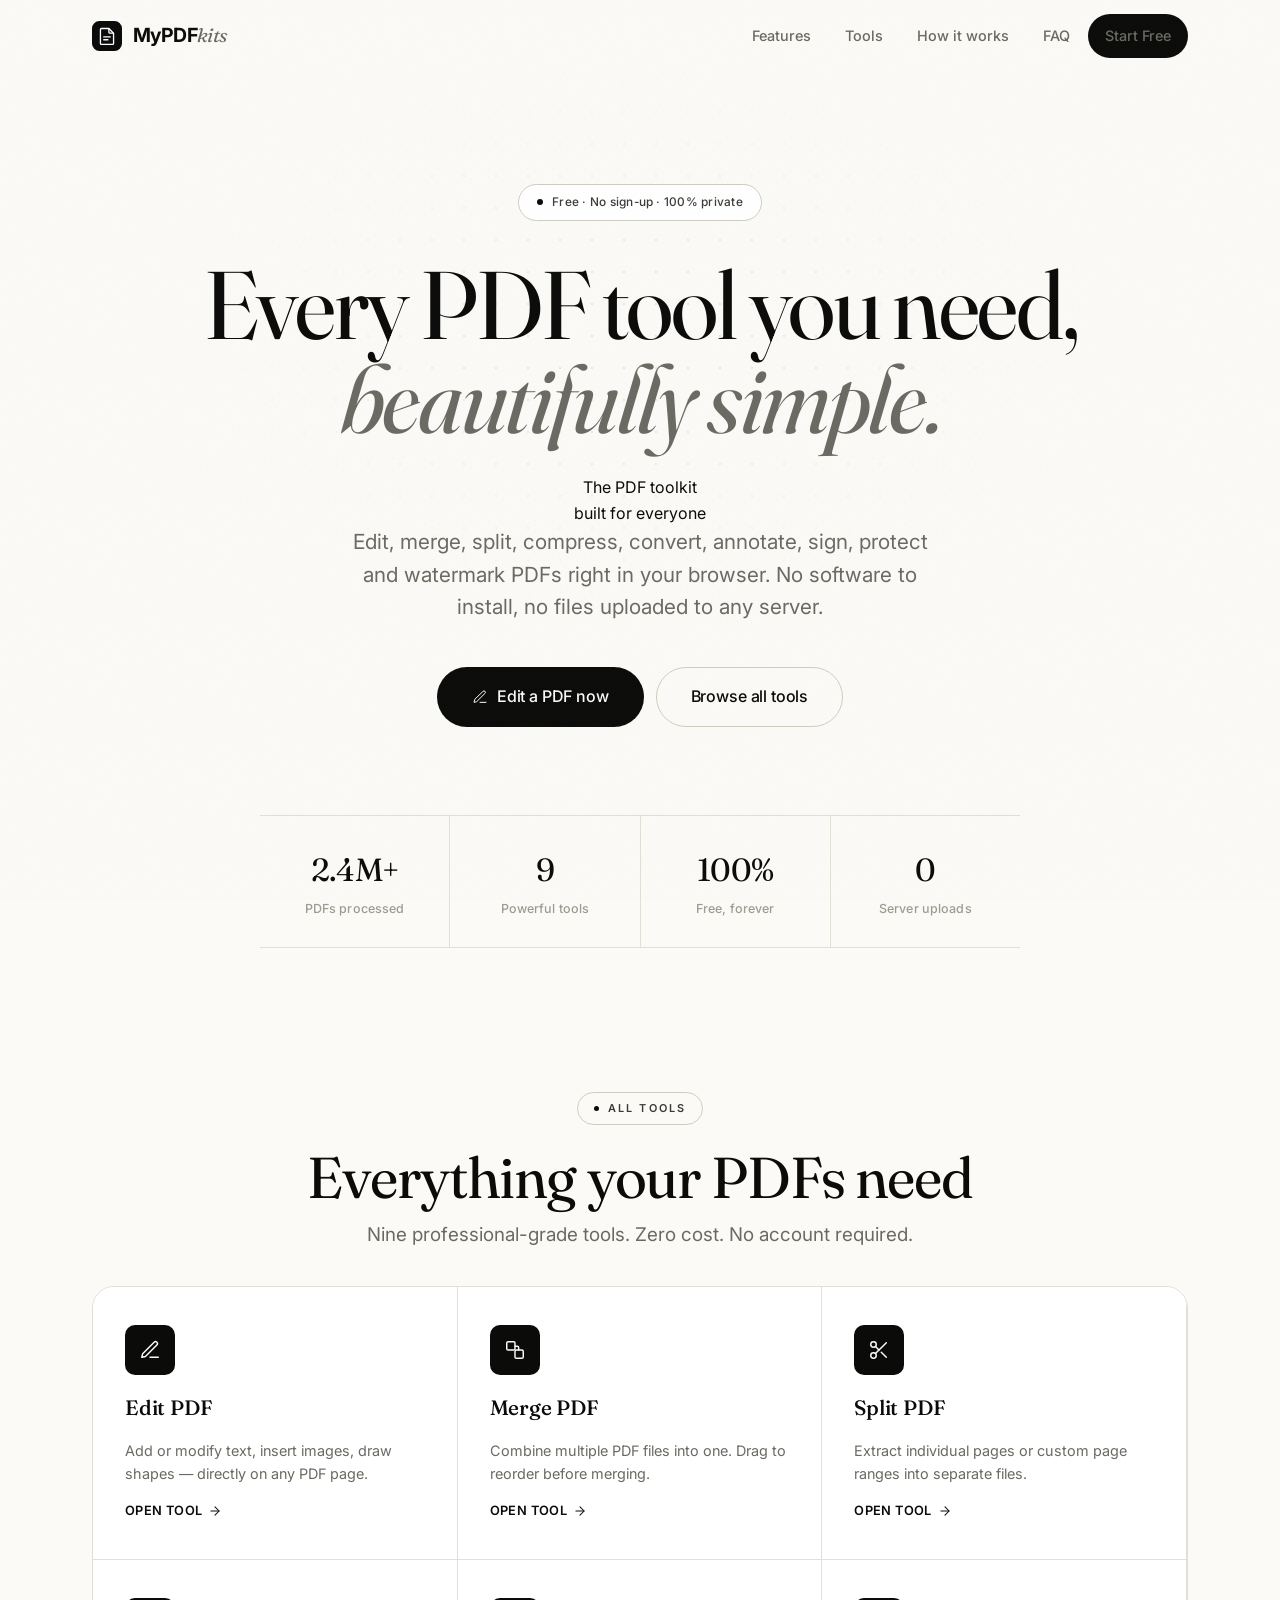
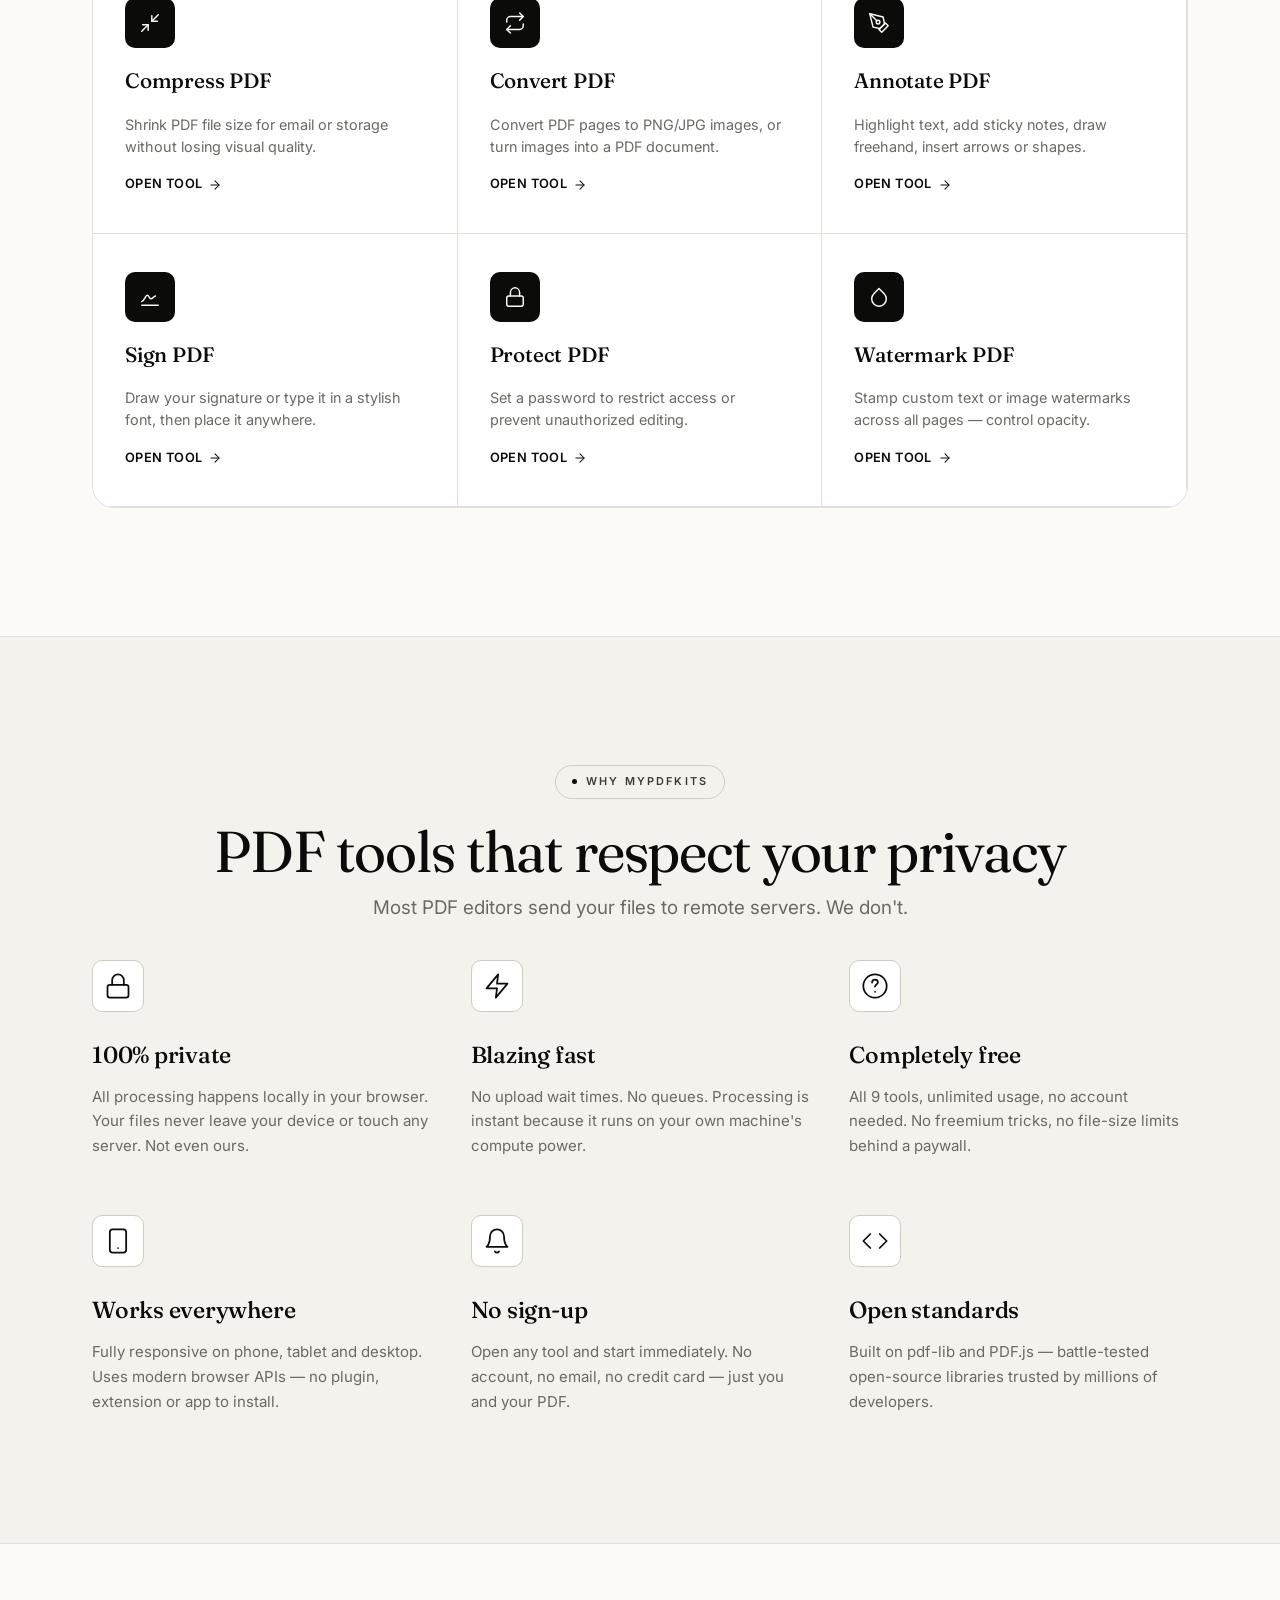
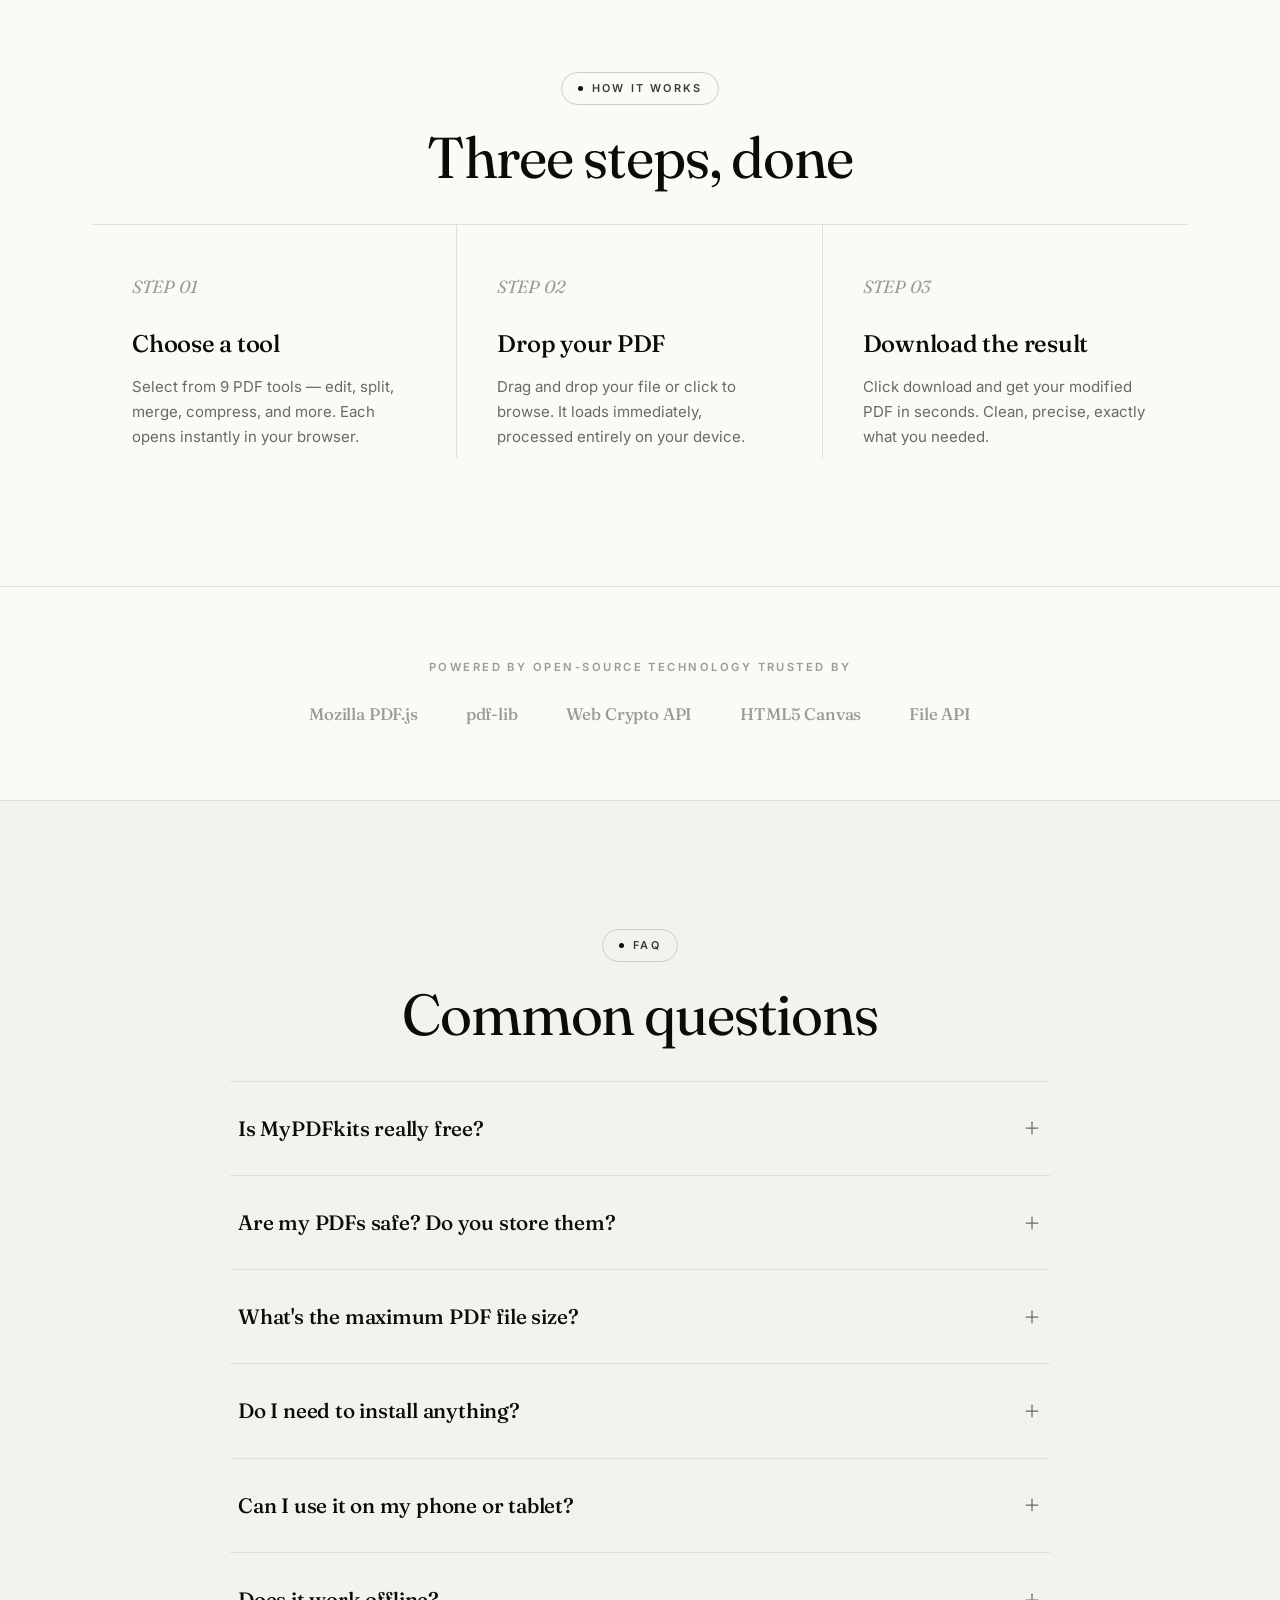
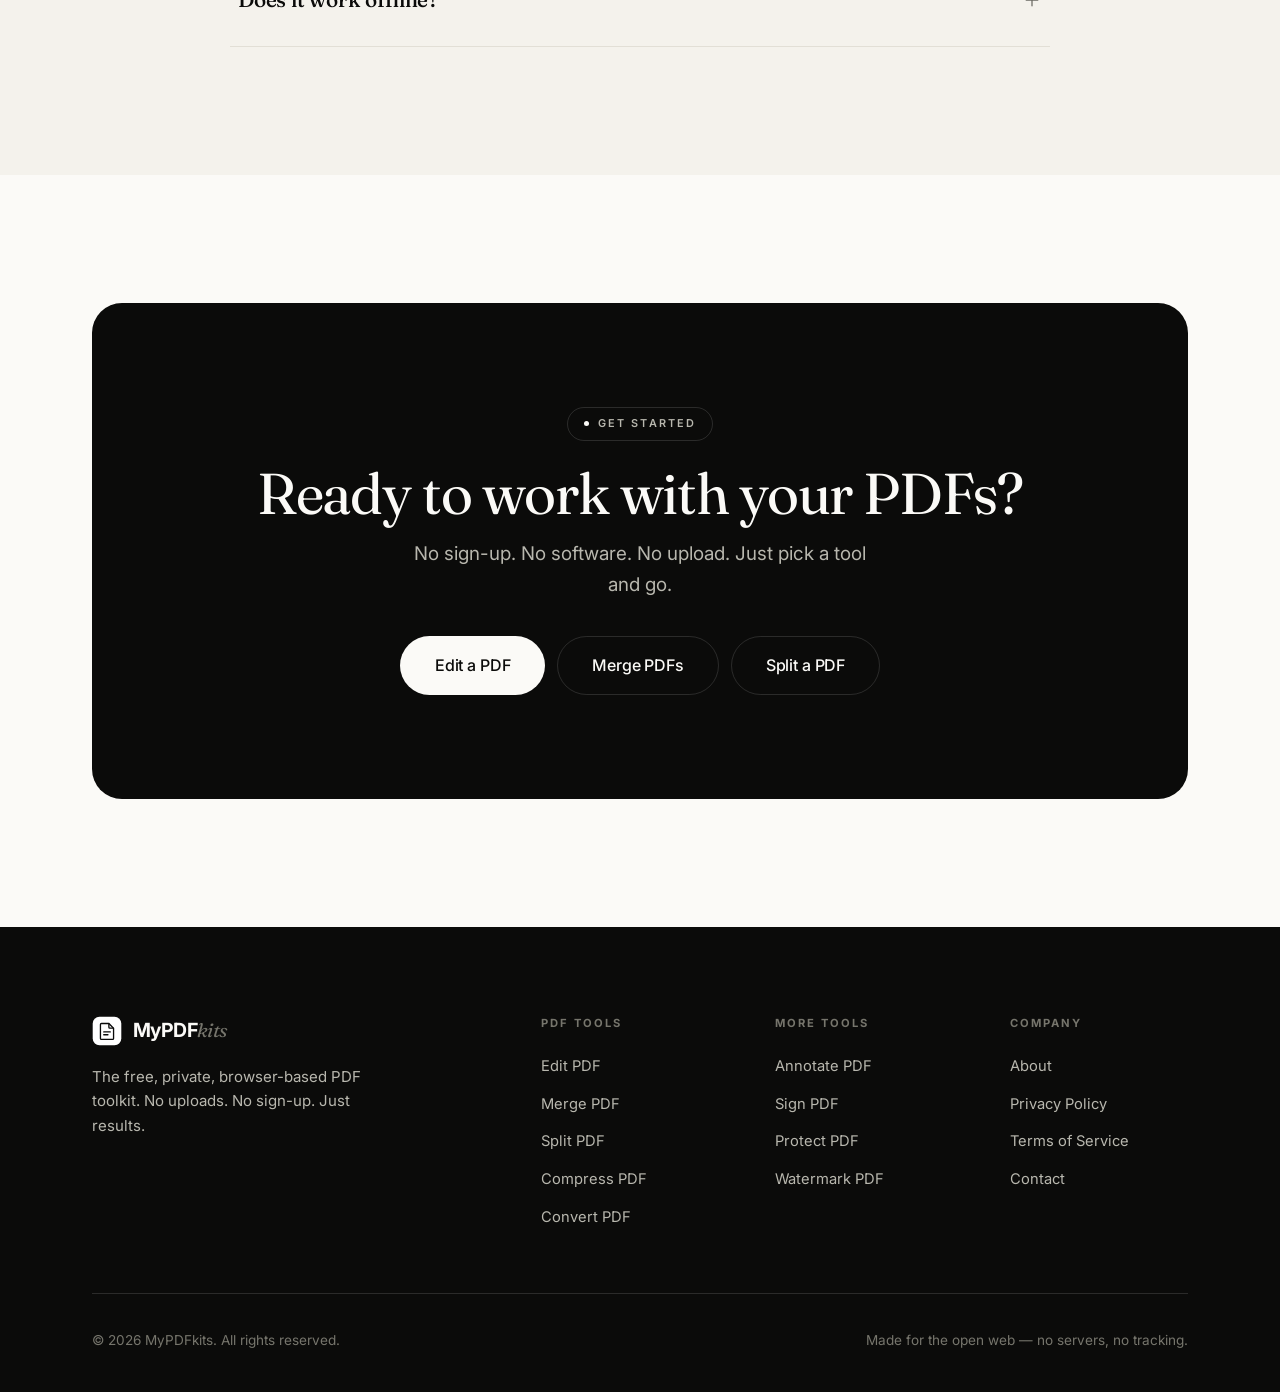
<file: index.html>
<!DOCTYPE html>
<html lang="en">
<head>
  <meta charset="UTF-8" />
  <meta name="viewport" content="width=device-width, initial-scale=1.0" />
  <title>MyPDFkits — Free Online PDF Editor, Merger, Splitter & More</title>
  <meta name="description" content="MyPDFkits is a free, browser-based PDF toolkit. Edit, merge, split, compress, convert, annotate, sign, protect, and watermark PDFs instantly — no uploads, 100% private." />
  <meta name="keywords" content="PDF editor online, PDF merger, PDF splitter, compress PDF, convert PDF, annotate PDF, sign PDF, PDF tools free, edit PDF in browser" />
  <meta name="robots" content="index, follow" />
  <link rel="canonical" href="https://mypdfkits.com/" />

  <meta property="og:type"        content="website" />
  <meta property="og:title"       content="MyPDFkits — Free Online PDF Editor & Tools" />
  <meta property="og:description" content="Edit, merge, split, compress, convert, annotate, sign, protect, and watermark PDFs — all in your browser. No sign-up required." />
  <meta property="og:url"         content="https://mypdfkits.com/" />
  <meta property="og:image"       content="https://mypdfkits.com/assets/og-image.png" />
  <meta property="og:site_name"   content="MyPDFkits" />

  <meta name="twitter:card"        content="summary_large_image" />
  <meta name="twitter:title"       content="MyPDFkits — Free Online PDF Tools" />
  <meta name="twitter:description" content="The simplest way to edit, merge, split, sign & protect PDFs directly in your browser." />
  <meta name="twitter:image"       content="https://mypdfkits.com/assets/og-image.png" />

  <script type="application/ld+json">
  {
    "@context": "https://schema.org",
    "@type": "WebApplication",
    "name": "MyPDFkits",
    "url": "https://mypdfkits.com",
    "description": "Free browser-based PDF toolkit — edit, merge, split, compress, convert, annotate, sign, protect and watermark PDFs without uploading to any server.",
    "applicationCategory": "UtilitiesApplication",
    "operatingSystem": "Any",
    "offers": { "@type": "Offer", "price": "0", "priceCurrency": "USD" },
    "featureList": ["Edit PDF", "Merge PDF", "Split PDF", "Compress PDF", "Convert PDF", "Annotate PDF", "Sign PDF", "Protect PDF", "Watermark PDF"]
  }
  </script>

  <link rel="preconnect" href="https://fonts.googleapis.com" />
  <link rel="preconnect" href="https://fonts.gstatic.com" crossorigin />
  <link href="https://fonts.googleapis.com/css2?family=Inter:wght@400;500;600;700;800;900&display=swap" rel="stylesheet" />
  <link rel="stylesheet" href="assets/css/style.css" />
</head>
<body>

  <!-- Navbar -->
  <nav class="navbar" aria-label="Main navigation">
    <div class="nav-inner">
      <a href="/" class="nav-logo" aria-label="MyPDFkits home">
        <svg viewBox="0 0 32 32" fill="none" xmlns="http://www.w3.org/2000/svg" aria-hidden="true">
          <rect x="0.75" y="0.75" width="30.5" height="30.5" rx="7.25" fill="#0A0A0A" stroke="#0A0A0A" stroke-width="1.5"/>
          <path d="M10 8h8l5 5v11a1 1 0 01-1 1H10a1 1 0 01-1-1V9a1 1 0 011-1z" stroke="white" stroke-width="1.4" fill="none"/>
          <path d="M18 8v4a1 1 0 001 1h4" stroke="white" stroke-width="1.4" fill="none"/>
          <line x1="12.5" y1="17" x2="19.5" y2="17" stroke="white" stroke-width="1.4" stroke-linecap="round"/>
          <line x1="12.5" y1="20" x2="17" y2="20" stroke="white" stroke-width="1.4" stroke-linecap="round"/>
        </svg>
        <span>MyPDF<span class="logo-accent">kits</span></span>
      </a>

      <div class="nav-links" role="list">
        <a href="#features" role="listitem">Features</a>
        <a href="#tools" role="listitem">Tools</a>
        <a href="#how-it-works" role="listitem">How it works</a>
        <a href="#faq" role="listitem">FAQ</a>
        <a href="tools/edit.html" class="btn btn-primary btn-sm" role="listitem">Start Free</a>
      </div>

      <button class="nav-toggle" aria-label="Toggle mobile menu" aria-expanded="false">
        <span></span><span></span><span></span>
      </button>
    </div>
  </nav>

  <div class="nav-mobile" role="navigation" aria-label="Mobile navigation">
    <a href="#features">Features</a>
    <a href="#tools">All Tools</a>
    <a href="#how-it-works">How it works</a>
    <a href="#faq">FAQ</a>
    <a href="tools/edit.html" class="btn btn-primary" style="text-align:center;justify-content:center;margin-top:8px">Start Free</a>
  </div>

  <!-- Hero -->
  <header class="hero" role="banner">
    <div class="hero-backdrop" aria-hidden="true"></div>
    <div class="container">
      <div class="hero-content animate-fade-up">
        <div class="hero-eyebrow"><span class="dot"></span> Free · No sign-up · 100% private</div>

        <h1 class="display-1 hero-title">
          Every PDF tool you need,<br>
          <span class="serif-italic muted">beautifully simple.</span>
        </h1>
          The PDF toolkit<br>
          <span class="muted">built for everyone</span>
        </h1>

        <p class="hero-sub">
          Edit, merge, split, compress, convert, annotate, sign, protect and watermark PDFs
          right in your browser. No software to install, no files uploaded to any server.
        </p>

        <div class="hero-ctas">
          <a href="tools/edit.html" class="btn btn-primary btn-lg">
            <svg class="ico ico-sm" viewBox="0 0 24 24"><path d="M12 20h9"/><path d="M16.5 3.5a2.12 2.12 0 0 1 3 3L7 19l-4 1 1-4Z"/></svg>
            Edit a PDF now
          </a>
          <a href="#tools" class="btn btn-secondary btn-lg">Browse all tools</a>
        </div>

        <div class="hero-stats" role="list">
          <div class="hero-stat" role="listitem">
            <div class="hero-stat-num" data-target="2.4" data-suffix="M+">0</div>
            <div class="hero-stat-label">PDFs processed</div>
          </div>
          <div class="hero-stat" role="listitem">
            <div class="hero-stat-num" data-target="9">0</div>
            <div class="hero-stat-label">Powerful tools</div>
          </div>
          <div class="hero-stat" role="listitem">
            <div class="hero-stat-num" data-target="100" data-suffix="%">0</div>
            <div class="hero-stat-label">Free, forever</div>
          </div>
          <div class="hero-stat" role="listitem">
            <div class="hero-stat-num" data-target="0">0</div>
            <div class="hero-stat-label">Server uploads</div>
          </div>
        </div>
      </div>
    </div>
  </header>

  <!-- Tools -->
  <section class="section" id="tools" style="padding-top:32px;" aria-labelledby="tools-heading">
    <div class="container">
      <div class="text-center mb-8 reveal">
        <div class="section-badge"><span class="dot"></span> All tools</div>
        <h2 class="display-2" id="tools-heading">Everything your PDFs need</h2>
        <p class="body-lg mt-3">Nine professional-grade tools. Zero cost. No account required.</p>
      </div>

      <div class="tools-grid">

        <a href="tools/edit.html" class="tool-card reveal" aria-label="Edit PDF">
          <div class="tool-card-icon"><svg class="ico" viewBox="0 0 24 24"><path d="M12 20h9"/><path d="M16.5 3.5a2.12 2.12 0 0 1 3 3L7 19l-4 1 1-4Z"/></svg></div>
          <div class="tool-card-name">Edit PDF</div>
          <div class="tool-card-desc">Add or modify text, insert images, draw shapes — directly on any PDF page.</div>
          <span class="tool-card-link">Open tool <svg class="ico-sm" viewBox="0 0 24 24" fill="none" stroke="currentColor" stroke-width="1.8" stroke-linecap="round" stroke-linejoin="round"><line x1="5" y1="12" x2="19" y2="12"/><polyline points="12 5 19 12 12 19"/></svg></span>
        </a>

        <a href="tools/merge.html" class="tool-card reveal delay-1" aria-label="Merge PDF">
          <div class="tool-card-icon"><svg class="ico" viewBox="0 0 24 24"><rect x="3" y="3" width="9" height="9" rx="1.5"/><rect x="12" y="12" width="9" height="9" rx="1.5"/><path d="M12 8h2.5a1.5 1.5 0 0 1 1.5 1.5V12"/></svg></div>
          <div class="tool-card-name">Merge PDF</div>
          <div class="tool-card-desc">Combine multiple PDF files into one. Drag to reorder before merging.</div>
          <span class="tool-card-link">Open tool <svg class="ico-sm" viewBox="0 0 24 24" fill="none" stroke="currentColor" stroke-width="1.8" stroke-linecap="round" stroke-linejoin="round"><line x1="5" y1="12" x2="19" y2="12"/><polyline points="12 5 19 12 12 19"/></svg></span>
        </a>

        <a href="tools/split.html" class="tool-card reveal delay-2" aria-label="Split PDF">
          <div class="tool-card-icon"><svg class="ico" viewBox="0 0 24 24"><circle cx="6" cy="6" r="3"/><circle cx="6" cy="18" r="3"/><line x1="20" y1="4" x2="8.12" y2="15.88"/><line x1="14.47" y1="14.48" x2="20" y2="20"/><line x1="8.12" y1="8.12" x2="12" y2="12"/></svg></div>
          <div class="tool-card-name">Split PDF</div>
          <div class="tool-card-desc">Extract individual pages or custom page ranges into separate files.</div>
          <span class="tool-card-link">Open tool <svg class="ico-sm" viewBox="0 0 24 24" fill="none" stroke="currentColor" stroke-width="1.8" stroke-linecap="round" stroke-linejoin="round"><line x1="5" y1="12" x2="19" y2="12"/><polyline points="12 5 19 12 12 19"/></svg></span>
        </a>

        <a href="tools/compress.html" class="tool-card reveal delay-3" aria-label="Compress PDF">
          <div class="tool-card-icon"><svg class="ico" viewBox="0 0 24 24"><polyline points="4 14 10 14 10 20"/><polyline points="20 10 14 10 14 4"/><line x1="14" y1="10" x2="21" y2="3"/><line x1="3" y1="21" x2="10" y2="14"/></svg></div>
          <div class="tool-card-name">Compress PDF</div>
          <div class="tool-card-desc">Shrink PDF file size for email or storage without losing visual quality.</div>
          <span class="tool-card-link">Open tool <svg class="ico-sm" viewBox="0 0 24 24" fill="none" stroke="currentColor" stroke-width="1.8" stroke-linecap="round" stroke-linejoin="round"><line x1="5" y1="12" x2="19" y2="12"/><polyline points="12 5 19 12 12 19"/></svg></span>
        </a>

        <a href="tools/convert.html" class="tool-card reveal" aria-label="Convert PDF">
          <div class="tool-card-icon"><svg class="ico" viewBox="0 0 24 24"><polyline points="17 1 21 5 17 9"/><path d="M3 11V9a4 4 0 0 1 4-4h14"/><polyline points="7 23 3 19 7 15"/><path d="M21 13v2a4 4 0 0 1-4 4H3"/></svg></div>
          <div class="tool-card-name">Convert PDF</div>
          <div class="tool-card-desc">Convert PDF pages to PNG/JPG images, or turn images into a PDF document.</div>
          <span class="tool-card-link">Open tool <svg class="ico-sm" viewBox="0 0 24 24" fill="none" stroke="currentColor" stroke-width="1.8" stroke-linecap="round" stroke-linejoin="round"><line x1="5" y1="12" x2="19" y2="12"/><polyline points="12 5 19 12 12 19"/></svg></span>
        </a>

        <a href="tools/annotate.html" class="tool-card reveal delay-1" aria-label="Annotate PDF">
          <div class="tool-card-icon"><svg class="ico" viewBox="0 0 24 24"><path d="M12 19l7-7 3 3-7 7-3-3z"/><path d="M18 13l-1.5-7.5L2 2l3.5 14.5L13 18l5-5z"/><path d="M2 2l7.586 7.586"/><circle cx="11" cy="11" r="2"/></svg></div>
          <div class="tool-card-name">Annotate PDF</div>
          <div class="tool-card-desc">Highlight text, add sticky notes, draw freehand, insert arrows or shapes.</div>
          <span class="tool-card-link">Open tool <svg class="ico-sm" viewBox="0 0 24 24" fill="none" stroke="currentColor" stroke-width="1.8" stroke-linecap="round" stroke-linejoin="round"><line x1="5" y1="12" x2="19" y2="12"/><polyline points="12 5 19 12 12 19"/></svg></span>
        </a>

        <a href="tools/sign.html" class="tool-card reveal delay-2" aria-label="Sign PDF">
          <div class="tool-card-icon"><svg class="ico" viewBox="0 0 24 24"><path d="M3 17c3-1 4-7 6-7s2 4 4 4 3-3 5-3"/><path d="M3 21h18"/></svg></div>
          <div class="tool-card-name">Sign PDF</div>
          <div class="tool-card-desc">Draw your signature or type it in a stylish font, then place it anywhere.</div>
          <span class="tool-card-link">Open tool <svg class="ico-sm" viewBox="0 0 24 24" fill="none" stroke="currentColor" stroke-width="1.8" stroke-linecap="round" stroke-linejoin="round"><line x1="5" y1="12" x2="19" y2="12"/><polyline points="12 5 19 12 12 19"/></svg></span>
        </a>

        <a href="tools/protect.html" class="tool-card reveal delay-3" aria-label="Protect PDF">
          <div class="tool-card-icon"><svg class="ico" viewBox="0 0 24 24"><rect x="3" y="11" width="18" height="11" rx="2"/><path d="M7 11V7a5 5 0 0 1 10 0v4"/></svg></div>
          <div class="tool-card-name">Protect PDF</div>
          <div class="tool-card-desc">Set a password to restrict access or prevent unauthorized editing.</div>
          <span class="tool-card-link">Open tool <svg class="ico-sm" viewBox="0 0 24 24" fill="none" stroke="currentColor" stroke-width="1.8" stroke-linecap="round" stroke-linejoin="round"><line x1="5" y1="12" x2="19" y2="12"/><polyline points="12 5 19 12 12 19"/></svg></span>
        </a>

        <a href="tools/watermark.html" class="tool-card reveal" aria-label="Watermark PDF">
          <div class="tool-card-icon"><svg class="ico" viewBox="0 0 24 24"><path d="M12 2.69l5.66 5.66a8 8 0 1 1-11.31 0z"/></svg></div>
          <div class="tool-card-name">Watermark PDF</div>
          <div class="tool-card-desc">Stamp custom text or image watermarks across all pages — control opacity.</div>
          <span class="tool-card-link">Open tool <svg class="ico-sm" viewBox="0 0 24 24" fill="none" stroke="currentColor" stroke-width="1.8" stroke-linecap="round" stroke-linejoin="round"><line x1="5" y1="12" x2="19" y2="12"/><polyline points="12 5 19 12 12 19"/></svg></span>
        </a>

      </div>
    </div>
  </section>

  <!-- Features -->
  <section class="section" id="features" style="background:var(--bg-soft);border-top:1px solid var(--line);border-bottom:1px solid var(--line);" aria-labelledby="features-heading">
    <div class="container">
      <div class="text-center mb-8 reveal">
        <div class="section-badge"><span class="dot"></span> Why MyPDFkits</div>
        <h2 class="display-2" id="features-heading">PDF tools that respect your privacy</h2>
        <p class="body-lg mt-3">Most PDF editors send your files to remote servers. We don't.</p>
      </div>

      <div class="features-grid">
        <div class="feature-card reveal">
          <div class="feature-icon"><svg class="ico ico-lg" viewBox="0 0 24 24"><rect x="3" y="11" width="18" height="11" rx="2"/><path d="M7 11V7a5 5 0 0 1 10 0v4"/></svg></div>
          <h3 class="feature-title">100% private</h3>
          <p class="feature-desc">All processing happens locally in your browser. Your files never leave your device or touch any server. Not even ours.</p>
        </div>
        <div class="feature-card reveal delay-1">
          <div class="feature-icon"><svg class="ico ico-lg" viewBox="0 0 24 24"><polygon points="13 2 3 14 12 14 11 22 21 10 12 10 13 2"/></svg></div>
          <h3 class="feature-title">Blazing fast</h3>
          <p class="feature-desc">No upload wait times. No queues. Processing is instant because it runs on your own machine's compute power.</p>
        </div>
        <div class="feature-card reveal delay-2">
          <div class="feature-icon"><svg class="ico ico-lg" viewBox="0 0 24 24"><circle cx="12" cy="12" r="10"/><path d="M9.5 9a2.5 2.5 0 0 1 5 0c0 1.5-2.5 2-2.5 3.5"/><line x1="12" y1="17" x2="12.01" y2="17"/></svg></div>
          <h3 class="feature-title">Completely free</h3>
          <p class="feature-desc">All 9 tools, unlimited usage, no account needed. No freemium tricks, no file-size limits behind a paywall.</p>
        </div>
        <div class="feature-card reveal">
          <div class="feature-icon"><svg class="ico ico-lg" viewBox="0 0 24 24"><rect x="5" y="2" width="14" height="20" rx="2.5"/><line x1="12" y1="18" x2="12.01" y2="18"/></svg></div>
          <h3 class="feature-title">Works everywhere</h3>
          <p class="feature-desc">Fully responsive on phone, tablet and desktop. Uses modern browser APIs — no plugin, extension or app to install.</p>
        </div>
        <div class="feature-card reveal delay-1">
          <div class="feature-icon"><svg class="ico ico-lg" viewBox="0 0 24 24"><path d="M18 8A6 6 0 0 0 6 8c0 7-3 9-3 9h18s-3-2-3-9"/><path d="M13.73 21a2 2 0 0 1-3.46 0"/></svg></div>
          <h3 class="feature-title">No sign-up</h3>
          <p class="feature-desc">Open any tool and start immediately. No account, no email, no credit card — just you and your PDF.</p>
        </div>
        <div class="feature-card reveal delay-2">
          <div class="feature-icon"><svg class="ico ico-lg" viewBox="0 0 24 24"><polyline points="16 18 22 12 16 6"/><polyline points="8 6 2 12 8 18"/></svg></div>
          <h3 class="feature-title">Open standards</h3>
          <p class="feature-desc">Built on pdf-lib and PDF.js — battle-tested open-source libraries trusted by millions of developers.</p>
        </div>
      </div>
    </div>
  </section>

  <!-- How it works -->
  <section class="section" id="how-it-works" aria-labelledby="how-heading">
    <div class="container">
      <div class="text-center mb-8 reveal">
        <div class="section-badge"><span class="dot"></span> How it works</div>
        <h2 class="display-2" id="how-heading">Three steps, done</h2>
      </div>

      <div class="steps-grid reveal">
        <div class="step">
          <div class="step-num">STEP 01</div>
          <h3 class="step-title">Choose a tool</h3>
          <p class="step-desc">Select from 9 PDF tools — edit, split, merge, compress, and more. Each opens instantly in your browser.</p>
        </div>
        <div class="step">
          <div class="step-num">STEP 02</div>
          <h3 class="step-title">Drop your PDF</h3>
          <p class="step-desc">Drag and drop your file or click to browse. It loads immediately, processed entirely on your device.</p>
        </div>
        <div class="step">
          <div class="step-num">STEP 03</div>
          <h3 class="step-title">Download the result</h3>
          <p class="step-desc">Click download and get your modified PDF in seconds. Clean, precise, exactly what you needed.</p>
        </div>
      </div>
    </div>
  </section>

  <!-- Trust -->
  <section class="section-sm" style="border-top:1px solid var(--line);" aria-labelledby="trust-heading">
    <div class="container">
      <div class="text-center reveal">
        <p class="label mb-6" id="trust-heading">Powered by open-source technology trusted by</p>
        <div class="trust-logos" role="list">
          <span class="trust-logo" role="listitem">Mozilla PDF.js</span>
          <span class="trust-logo" role="listitem">pdf-lib</span>
          <span class="trust-logo" role="listitem">Web Crypto API</span>
          <span class="trust-logo" role="listitem">HTML5 Canvas</span>
          <span class="trust-logo" role="listitem">File API</span>
        </div>
      </div>
    </div>
  </section>

  <!-- FAQ -->
  <section class="section" id="faq" style="background:var(--bg-soft);border-top:1px solid var(--line);" aria-labelledby="faq-heading">
    <div class="container">
      <div class="text-center mb-8 reveal">
        <div class="section-badge"><span class="dot"></span> FAQ</div>
        <h2 class="display-2" id="faq-heading">Common questions</h2>
      </div>

      <div class="faq-list reveal" role="list">
        <div class="faq-item" role="listitem">
          <div class="faq-q" role="button" tabindex="0" aria-expanded="false">
            Is MyPDFkits really free?
            <svg class="ico" viewBox="0 0 24 24"><line x1="12" y1="5" x2="12" y2="19"/><line x1="5" y1="12" x2="19" y2="12"/></svg>
          </div>
          <div class="faq-a">Yes — completely free. All 9 tools, unlimited use, no registration, no watermarks on output. We keep it free with zero-infrastructure overhead since everything runs in your browser.</div>
        </div>

        <div class="faq-item" role="listitem">
          <div class="faq-q" role="button" tabindex="0" aria-expanded="false">
            Are my PDFs safe? Do you store them?
            <svg class="ico" viewBox="0 0 24 24"><line x1="12" y1="5" x2="12" y2="19"/><line x1="5" y1="12" x2="19" y2="12"/></svg>
          </div>
          <div class="faq-a">Your files never leave your device. All PDF processing happens entirely in your browser using JavaScript. There is no server, no upload, and nothing stored — not even temporarily. Once you close the tab, the file is gone.</div>
        </div>

        <div class="faq-item" role="listitem">
          <div class="faq-q" role="button" tabindex="0" aria-expanded="false">
            What's the maximum PDF file size?
            <svg class="ico" viewBox="0 0 24 24"><line x1="12" y1="5" x2="12" y2="19"/><line x1="5" y1="12" x2="19" y2="12"/></svg>
          </div>
          <div class="faq-a">There's no hard limit from our side — since processing is local, the limit is your device's memory. Most modern devices handle PDFs up to 500 MB comfortably. Very large files (1 GB+) may be slow on lower-end devices.</div>
        </div>

        <div class="faq-item" role="listitem">
          <div class="faq-q" role="button" tabindex="0" aria-expanded="false">
            Do I need to install anything?
            <svg class="ico" viewBox="0 0 24 24"><line x1="12" y1="5" x2="12" y2="19"/><line x1="5" y1="12" x2="19" y2="12"/></svg>
          </div>
          <div class="faq-a">Nothing. MyPDFkits runs entirely in your browser using modern web APIs. No extensions, plugins, desktop apps, or accounts are needed. Works in Chrome, Firefox, Safari, Edge, and all modern browsers.</div>
        </div>

        <div class="faq-item" role="listitem">
          <div class="faq-q" role="button" tabindex="0" aria-expanded="false">
            Can I use it on my phone or tablet?
            <svg class="ico" viewBox="0 0 24 24"><line x1="12" y1="5" x2="12" y2="19"/><line x1="5" y1="12" x2="19" y2="12"/></svg>
          </div>
          <div class="faq-a">Yes. MyPDFkits is fully responsive and optimised for mobile. Upload, process, and download PDFs from your iPhone, Android, or tablet — the interface adapts to your screen size automatically.</div>
        </div>

        <div class="faq-item" role="listitem">
          <div class="faq-q" role="button" tabindex="0" aria-expanded="false">
            Does it work offline?
            <svg class="ico" viewBox="0 0 24 24"><line x1="12" y1="5" x2="12" y2="19"/><line x1="5" y1="12" x2="19" y2="12"/></svg>
          </div>
          <div class="faq-a">Once the page has loaded, the core tools work without an internet connection since all processing is in-browser. You do need internet to initially load the page and its scripts.</div>
        </div>
      </div>
    </div>
  </section>

  <!-- CTA -->
  <section class="section" aria-labelledby="cta-heading">
    <div class="container">
      <div class="cta-banner reveal">
        <div class="cta-backdrop" aria-hidden="true"></div>
        <div class="section-badge"><span class="dot"></span> Get started</div>
        <h2 class="display-2 mb-4" id="cta-heading">Ready to work with your PDFs?</h2>
        <p class="body-lg mb-8" style="max-width:480px;margin-left:auto;margin-right:auto">
          No sign-up. No software. No upload. Just pick a tool and go.
        </p>
        <div class="on-dark" style="display:flex;gap:12px;justify-content:center;flex-wrap:wrap">
          <a href="tools/edit.html" class="btn btn-primary btn-lg">Edit a PDF</a>
          <a href="tools/merge.html" class="btn btn-secondary btn-lg">Merge PDFs</a>
          <a href="tools/split.html" class="btn btn-secondary btn-lg">Split a PDF</a>
        </div>
      </div>
    </div>
  </section>

  <!-- Footer -->
  <footer role="contentinfo">
    <div class="container">
      <div class="footer-grid">
        <div class="footer-brand">
          <a href="/" class="nav-logo" aria-label="MyPDFkits">
            <svg viewBox="0 0 32 32" fill="none" xmlns="http://www.w3.org/2000/svg" aria-hidden="true" width="28" height="28">
              <rect x="0.75" y="0.75" width="30.5" height="30.5" rx="7.25" fill="white"/>
              <path d="M10 8h8l5 5v11a1 1 0 01-1 1H10a1 1 0 01-1-1V9a1 1 0 011-1z" stroke="#0A0A0A" stroke-width="1.4" fill="none"/>
              <path d="M18 8v4a1 1 0 001 1h4" stroke="#0A0A0A" stroke-width="1.4" fill="none"/>
              <line x1="12.5" y1="17" x2="19.5" y2="17" stroke="#0A0A0A" stroke-width="1.4" stroke-linecap="round"/>
              <line x1="12.5" y1="20" x2="17" y2="20" stroke="#0A0A0A" stroke-width="1.4" stroke-linecap="round"/>
            </svg>
            <span>MyPDF<span class="logo-accent">kits</span></span>
          </a>
          <p>The free, private, browser-based PDF toolkit. No uploads. No sign-up. Just results.</p>
        </div>

        <div class="footer-col">
          <h4>PDF Tools</h4>
          <ul>
            <li><a href="tools/edit.html">Edit PDF</a></li>
            <li><a href="tools/merge.html">Merge PDF</a></li>
            <li><a href="tools/split.html">Split PDF</a></li>
            <li><a href="tools/compress.html">Compress PDF</a></li>
            <li><a href="tools/convert.html">Convert PDF</a></li>
          </ul>
        </div>

        <div class="footer-col">
          <h4>More Tools</h4>
          <ul>
            <li><a href="tools/annotate.html">Annotate PDF</a></li>
            <li><a href="tools/sign.html">Sign PDF</a></li>
            <li><a href="tools/protect.html">Protect PDF</a></li>
            <li><a href="tools/watermark.html">Watermark PDF</a></li>
          </ul>
        </div>

        <div class="footer-col">
          <h4>Company</h4>
          <ul>
            <li><a href="#">About</a></li>
            <li><a href="#">Privacy Policy</a></li>
            <li><a href="#">Terms of Service</a></li>
            <li><a href="#">Contact</a></li>
          </ul>
        </div>
      </div>

      <div class="footer-bottom">
        <span>© 2026 MyPDFkits. All rights reserved.</span>
        <span>Made for the open web — no servers, no tracking.</span>
      </div>
    </div>
  </footer>

  <script src="assets/js/main.js"></script>
</body>
</html>
</file>
<file: assets/css/style.css>
/* ============================================================
   MYPDFKITS — DESIGN SYSTEM
   Premium Editorial Monochrome · Fraunces + Inter
   ============================================================ */

@import url('https://fonts.googleapis.com/css2?family=Fraunces:ital,opsz,wght@0,9..144,300..600;1,9..144,300..500&family=Inter:wght@400;500;600;700;800&display=swap');

/* ── TOKENS ─────────────────────────────────────────────── */
:root {
  /* Surfaces — warm paper monochrome */
  --bg:           #FBFAF7;
  --bg-soft:      #F4F2EC;
  --bg-mute:      #ECEAE2;
  --bg-card:      #FFFFFF;
  --bg-invert:    #0B0B0A;
  --bg-invert-2:  #1A1A18;

  /* Ink */
  --ink:          #0B0B0A;
  --ink-2:        #3A3A36;
  --ink-3:        #6A6A63;
  --ink-4:        #9C9C92;
  --on-invert:    #FBFAF7;
  --on-invert-2:  #B8B7AE;
  --on-invert-3:  #76756C;

  /* Lines */
  --line:         #E2DFD6;
  --line-2:       #CFCcC1;
  --line-strong:  #0B0B0A;
  --line-invert:  rgba(255,255,255,0.13);

  --font:         'Inter', -apple-system, BlinkMacSystemFont, 'Segoe UI', sans-serif;
  --serif:        'Fraunces', 'Times New Roman', Georgia, serif;

  --container:    1160px;
  --container-wide: 1320px;
  --radius-sm:    6px;
  --radius-md:    10px;
  --radius-lg:    16px;
  --radius-xl:    22px;
  --radius-2xl:   30px;
  --radius-full:  9999px;

  --shadow-xs:    0 1px 2px rgba(11,11,10,0.04);
  --shadow-sm:    0 2px 10px rgba(11,11,10,0.05);
  --shadow-md:    0 12px 40px rgba(11,11,10,0.08);
  --shadow-lg:    0 30px 70px rgba(11,11,10,0.14);

  --t-fast:  0.18s cubic-bezier(0.4,0,0.2,1);
  --t-mid:   0.3s cubic-bezier(0.4,0,0.2,1);
  --t-slow:  0.5s cubic-bezier(0.16,1,0.3,1);
}

/* ── RESET ──────────────────────────────────────────────── */
*, *::before, *::after { box-sizing: border-box; margin: 0; padding: 0; }
html { scroll-behavior: smooth; -webkit-tap-highlight-color: transparent; }
body {
  font-family: var(--font);
  background: var(--bg);
  color: var(--ink);
  line-height: 1.6;
  overflow-x: hidden;
  -webkit-font-smoothing: antialiased;
  text-rendering: optimizeLegibility;
  font-feature-settings: "kern" 1, "liga" 1;
}
a { color: inherit; text-decoration: none; }
img { max-width: 100%; height: auto; display: block; }
button { cursor: pointer; font-family: var(--font); border: none; background: none; color: inherit; }
ul { list-style: none; }
svg { display: block; }
::selection { background: var(--ink); color: var(--bg); }

/* Subtle paper grain overlay */
body::before {
  content: ''; position: fixed; inset: 0; z-index: 9999; pointer-events: none; opacity: 0.025;
  background-image: url("data:image/svg+xml,%3Csvg xmlns='http://www.w3.org/2000/svg' width='120' height='120'%3E%3Cfilter id='n'%3E%3CfeTurbulence type='fractalNoise' baseFrequency='0.85' numOctaves='3' stitchTiles='stitch'/%3E%3C/filter%3E%3Crect width='100%25' height='100%25' filter='url(%23n)'/%3E%3C/svg%3E");
}

/* ── ICON SIZING ────────────────────────────────────────── */
.ico    { width: 20px; height: 20px; stroke: currentColor; stroke-width: 1.5; fill: none; stroke-linecap: round; stroke-linejoin: round; flex-shrink: 0; }
.ico-sm { width: 16px; height: 16px; }
.ico-lg { width: 28px; height: 28px; }
.ico-xl { width: 32px; height: 32px; }

/* ── LAYOUT ─────────────────────────────────────────────── */
.container { max-width: var(--container); margin: 0 auto; padding: 0 32px; position: relative; }
.section { padding: 128px 0; }
.section-sm { padding: 72px 0; }

/* ── TYPOGRAPHY ─────────────────────────────────────────── */
.display-1 {
  font-family: var(--serif); font-weight: 400;
  font-size: clamp(3rem, 7.5vw, 6rem); line-height: 0.98;
  letter-spacing: -0.025em; font-optical-sizing: auto;
}
.display-2 {
  font-family: var(--serif); font-weight: 400;
  font-size: clamp(2.2rem, 4.8vw, 3.6rem); line-height: 1.02;
  letter-spacing: -0.02em;
}
.heading-1 {
  font-family: var(--serif); font-weight: 500;
  font-size: clamp(1.6rem, 3vw, 2.1rem); line-height: 1.1; letter-spacing: -0.015em;
}
.heading-2 { font-size: 1.2rem; font-weight: 600; line-height: 1.3; letter-spacing: -0.01em; }
.serif-italic { font-family: var(--serif); font-style: italic; font-weight: 400; }
.body-lg   { font-size: 1.18rem; line-height: 1.6; color: var(--ink-3); font-weight: 400; }
.body-md   { font-size: 1rem; line-height: 1.65; color: var(--ink-3); }
.label     { font-size: 0.7rem; font-weight: 600; letter-spacing: 0.22em; text-transform: uppercase; color: var(--ink-4); }

.section-badge {
  display: inline-flex; align-items: center; gap: 9px;
  padding: 7px 16px; border-radius: var(--radius-full);
  border: 1px solid var(--line-2);
  font-size: 0.68rem; font-weight: 600; color: var(--ink-2);
  letter-spacing: 0.2em; text-transform: uppercase; margin-bottom: 24px;
}
.section-badge .dot { width: 5px; height: 5px; border-radius: 50%; background: var(--ink); }

/* ── BUTTONS ─────────────────────────────────────────────── */
.btn {
  display: inline-flex; align-items: center; justify-content: center;
  gap: 9px; padding: 13px 24px; border-radius: var(--radius-full);
  font-size: 0.92rem; font-weight: 500; letter-spacing: -0.01em;
  transition: all var(--t-mid); white-space: nowrap; position: relative;
  border: 1px solid transparent; overflow: hidden;
}
.btn .ico, .btn .ico-sm { transition: transform var(--t-mid); }
.btn-primary { background: var(--ink); color: var(--on-invert); }
.btn-primary:hover { transform: translateY(-2px); box-shadow: var(--shadow-md); }
.btn-primary:hover .ico-sm, .btn-primary:hover .ico { transform: translateX(3px); }
.btn-primary:active { transform: translateY(0); }
.btn-secondary { background: transparent; color: var(--ink); border-color: var(--line-2); }
.btn-secondary:hover { border-color: var(--ink); background: var(--bg-card); transform: translateY(-2px); box-shadow: var(--shadow-sm); }
.btn-ghost { color: var(--ink-2); }
.btn-ghost:hover { color: var(--ink); }
.on-dark .btn-primary { background: var(--on-invert); color: var(--ink); }
.on-dark .btn-primary:hover { background: #fff; }
.on-dark .btn-secondary { background: transparent; color: var(--on-invert); border-color: var(--line-invert); }
.on-dark .btn-secondary:hover { border-color: var(--on-invert); background: rgba(255,255,255,0.05); }
.btn-lg { padding: 16px 34px; font-size: 1rem; }
.btn-sm { padding: 9px 18px; font-size: 0.83rem; }

/* ── NAVBAR ─────────────────────────────────────────────── */
.navbar {
  position: fixed; top: 0; left: 0; right: 0; z-index: 100;
  background: rgba(251,250,247,0.72);
  backdrop-filter: blur(24px) saturate(160%);
  -webkit-backdrop-filter: blur(24px) saturate(160%);
  border-bottom: 1px solid transparent; transition: all var(--t-mid);
}
.navbar.scrolled { border-bottom-color: var(--line); background: rgba(251,250,247,0.88); }
.nav-inner { display: flex; align-items: center; justify-content: space-between; max-width: var(--container); margin: 0 auto; padding: 0 32px; height: 72px; }
.nav-logo { display: flex; align-items: center; gap: 11px; font-size: 1.22rem; font-weight: 700; letter-spacing: -0.03em; }
.nav-logo svg { width: 30px; height: 30px; flex-shrink: 0; }
.nav-logo .logo-accent { color: var(--ink-3); font-weight: 400; font-family: var(--serif); font-style: italic; }
.nav-links { display: flex; align-items: center; gap: 2px; }
.nav-links a { padding: 9px 16px; border-radius: var(--radius-full); color: var(--ink-3); font-size: 0.9rem; font-weight: 500; transition: color var(--t-fast); }
.nav-links a:hover { color: var(--ink); }
.nav-toggle { display: none; flex-direction: column; gap: 5px; padding: 8px; }
.nav-toggle span { display: block; width: 22px; height: 1.5px; background: var(--ink); border-radius: 2px; transition: all var(--t-mid); }
.nav-mobile { display: none; position: fixed; top: 72px; left: 0; right: 0; background: rgba(251,250,247,0.98); backdrop-filter: blur(24px); border-bottom: 1px solid var(--line); padding: 16px 32px 28px; z-index: 99; }
.nav-mobile.open { display: flex; flex-direction: column; gap: 4px; }
.nav-mobile a { padding: 13px 16px; border-radius: var(--radius-md); color: var(--ink-2); font-weight: 500; transition: all var(--t-fast); }
.nav-mobile a:hover { color: var(--ink); background: var(--bg-mute); }

/* ── HERO ────────────────────────────────────────────────── */
.hero { padding: 184px 0 112px; position: relative; overflow: hidden; }
.hero-content { text-align: center; max-width: 920px; margin: 0 auto; position: relative; z-index: 1; }
.hero-eyebrow {
  display: inline-flex; align-items: center; gap: 9px;
  padding: 8px 18px; border: 1px solid var(--line-2); border-radius: var(--radius-full);
  font-size: 0.74rem; font-weight: 500; color: var(--ink-2);
  letter-spacing: 0.02em; margin-bottom: 36px; background: var(--bg-card);
}
.hero-eyebrow .dot { width: 6px; height: 6px; border-radius: 50%; background: var(--ink); }
.hero-title { margin-bottom: 30px; }
.hero-title .muted { color: var(--ink-3); }
.hero-sub { font-size: clamp(1.08rem, 1.9vw, 1.3rem); color: var(--ink-3); max-width: 600px; margin: 0 auto 44px; line-height: 1.55; }
.hero-ctas { display: flex; gap: 12px; justify-content: center; flex-wrap: wrap; margin-bottom: 88px; }
.hero-stats { display: flex; gap: 0; justify-content: center; flex-wrap: wrap; border-top: 1px solid var(--line); border-bottom: 1px solid var(--line); max-width: 760px; margin: 0 auto; }
.hero-stat { flex: 1; min-width: 150px; padding: 28px 20px; border-right: 1px solid var(--line); }
.hero-stat:last-child { border-right: none; }
.hero-stat-num { font-family: var(--serif); font-size: 2rem; font-weight: 400; letter-spacing: -0.02em; }
.hero-stat-label { font-size: 0.78rem; color: var(--ink-4); font-weight: 500; margin-top: 4px; letter-spacing: 0.01em; }
.hero-backdrop {
  position: absolute; inset: 0; z-index: 0; pointer-events: none;
  background-image: radial-gradient(var(--line-2) 1px, transparent 1px);
  background-size: 32px 32px;
  -webkit-mask-image: radial-gradient(ellipse 65% 50% at 50% 32%, #000 0%, transparent 72%);
  mask-image: radial-gradient(ellipse 65% 50% at 50% 32%, #000 0%, transparent 72%);
  opacity: 0.5;
}

/* ── TOOLS GRID ─────────────────────────────────────────── */
.tools-grid { display: grid; grid-template-columns: repeat(3, 1fr); gap: 0; border: 1px solid var(--line); border-radius: var(--radius-xl); overflow: hidden; background: var(--bg-card); }
.tool-card {
  background: var(--bg-card); padding: 38px 32px;
  display: flex; flex-direction: column; gap: 16px;
  position: relative; transition: background var(--t-mid);
  border-right: 1px solid var(--line); border-bottom: 1px solid var(--line);
}
.tool-card:hover { background: var(--bg-soft); }
.tool-card-icon {
  width: 50px; height: 50px; border-radius: var(--radius-md);
  display: flex; align-items: center; justify-content: center;
  background: var(--ink); color: var(--on-invert);
  transition: transform var(--t-mid);
}
.tool-card:hover .tool-card-icon { transform: translateY(-3px) rotate(-3deg); }
.tool-card-icon .ico { width: 22px; height: 22px; stroke-width: 1.6; }
.tool-card-name { font-family: var(--serif); font-size: 1.3rem; font-weight: 500; letter-spacing: -0.01em; }
.tool-card-desc { font-size: 0.9rem; color: var(--ink-3); line-height: 1.55; }
.tool-card-link { margin-top: auto; font-size: 0.8rem; font-weight: 600; color: var(--ink); display: flex; align-items: center; gap: 6px; letter-spacing: 0.03em; text-transform: uppercase; transition: gap var(--t-fast); }
.tool-card:hover .tool-card-link { gap: 11px; }
.tool-card-link .ico-sm { width: 14px; height: 14px; }

/* ── FEATURES ───────────────────────────────────────────── */
.features-grid { display: grid; grid-template-columns: repeat(3, 1fr); gap: 56px 40px; }
.feature-card { padding: 0; }
.feature-icon { width: 52px; height: 52px; border-radius: var(--radius-md); border: 1px solid var(--line-2); display: flex; align-items: center; justify-content: center; margin-bottom: 24px; color: var(--ink); background: var(--bg-card); }
.feature-title { font-family: var(--serif); font-size: 1.45rem; font-weight: 500; margin-bottom: 12px; letter-spacing: -0.01em; }
.feature-desc { font-size: 0.94rem; color: var(--ink-3); line-height: 1.65; }

/* ── STEPS ───────────────────────────────────────────────── */
.steps-grid { display: grid; grid-template-columns: repeat(3, 1fr); gap: 0; border-top: 1px solid var(--line); }
.step { padding: 48px 40px 8px; border-right: 1px solid var(--line); }
.step:last-child { border-right: none; }
.step-num { font-family: var(--serif); font-style: italic; font-size: 1.1rem; color: var(--ink-4); margin-bottom: 24px; }
.step-title { font-family: var(--serif); font-size: 1.5rem; font-weight: 500; margin-bottom: 12px; letter-spacing: -0.01em; }
.step-desc { font-size: 0.94rem; color: var(--ink-3); line-height: 1.65; }

/* ── FAQ ─────────────────────────────────────────────────── */
.faq-list { display: flex; flex-direction: column; max-width: 820px; margin: 0 auto; border-top: 1px solid var(--line); }
.faq-item { border-bottom: 1px solid var(--line); }
.faq-q { padding: 30px 8px; font-family: var(--serif); font-size: 1.3rem; font-weight: 500; letter-spacing: -0.01em; display: flex; justify-content: space-between; align-items: center; cursor: pointer; user-select: none; gap: 20px; transition: color var(--t-fast); }
.faq-q:hover { color: var(--ink-2); }
.faq-q .ico { transition: transform var(--t-mid); color: var(--ink-3); flex-shrink: 0; }
.faq-item.open .faq-q .ico { transform: rotate(45deg); }
.faq-a { padding: 0 8px; max-height: 0; overflow: hidden; font-size: 1rem; color: var(--ink-3); line-height: 1.7; transition: max-height var(--t-slow), padding var(--t-slow); }
.faq-item.open .faq-a { max-height: 260px; padding: 0 8px 30px; }

/* ── CTA BANNER (inverted) ──────────────────────────────── */
.cta-banner { background: var(--bg-invert); color: var(--on-invert); border-radius: var(--radius-2xl); padding: 104px 48px; text-align: center; position: relative; overflow: hidden; }
.cta-banner .section-badge { border-color: var(--line-invert); color: var(--on-invert-2); }
.cta-banner .section-badge .dot { background: var(--on-invert); }
.cta-banner .body-lg { color: var(--on-invert-2); }
.cta-backdrop {
  position: absolute; inset: 0; z-index: 0; pointer-events: none;
  background-image: radial-gradient(rgba(255,255,255,0.07) 1px, transparent 1px);
  background-size: 28px 28px;
  -webkit-mask-image: radial-gradient(ellipse 55% 60% at 50% 50%, #000, transparent 72%);
  mask-image: radial-gradient(ellipse 55% 60% at 50% 50%, #000, transparent 72%);
}
.cta-banner > * { position: relative; z-index: 1; }

/* ── FOOTER ─────────────────────────────────────────────── */
footer { background: var(--bg-invert); color: var(--on-invert); padding: 88px 0 40px; }
.footer-grid { display: grid; grid-template-columns: 2.2fr 1fr 1fr 1fr; gap: 56px; margin-bottom: 64px; }
.footer-brand .nav-logo { color: var(--on-invert); }
.footer-brand .nav-logo .logo-accent { color: var(--on-invert-3); }
.footer-brand p { font-size: 0.94rem; color: var(--on-invert-2); margin-top: 18px; max-width: 300px; line-height: 1.65; }
.footer-col h4 { font-size: 0.7rem; font-weight: 700; text-transform: uppercase; letter-spacing: 0.18em; color: var(--on-invert-3); margin-bottom: 20px; }
.footer-col ul { display: flex; flex-direction: column; gap: 12px; }
.footer-col a { font-size: 0.92rem; color: var(--on-invert-2); transition: color var(--t-fast); }
.footer-col a:hover { color: var(--on-invert); }
.footer-bottom { display: flex; justify-content: space-between; align-items: center; padding-top: 36px; border-top: 1px solid var(--line-invert); font-size: 0.85rem; color: var(--on-invert-3); flex-wrap: wrap; gap: 12px; }
.footer-bottom .nav-logo { color: var(--on-invert); font-size: 1rem; }

/* ── TOOL PAGE HERO ─────────────────────────────────────── */
.tool-hero { padding: 148px 0 60px; text-align: center; position: relative; }
.tool-hero-icon { width: 76px; height: 76px; border-radius: var(--radius-lg); display: flex; align-items: center; justify-content: center; margin: 0 auto 28px; background: var(--ink); color: var(--on-invert); box-shadow: var(--shadow-md); }
.tool-hero-icon .ico { width: 32px; height: 32px; stroke-width: 1.4; }
.tool-hero h1 { margin-bottom: 16px; }
.tool-hero p { max-width: 580px; margin: 0 auto; }
.breadcrumb { display: flex; align-items: center; gap: 8px; font-size: 0.8rem; color: var(--ink-4); justify-content: center; margin-bottom: 28px; }
.breadcrumb a { color: var(--ink-2); font-weight: 500; }
.breadcrumb a:hover { color: var(--ink); }
.breadcrumb .ico-sm { width: 13px; height: 13px; }

/* ── UPLOAD ZONE ────────────────────────────────────────── */
.upload-zone { border: 1.5px dashed var(--line-2); border-radius: var(--radius-xl); padding: 72px 40px; text-align: center; cursor: pointer; transition: all var(--t-mid); background: var(--bg-card); position: relative; }
.upload-zone:hover, .upload-zone.drag-over { border-color: var(--ink); background: var(--bg-soft); }
.upload-icon { width: 66px; height: 66px; margin: 0 auto 24px; border-radius: var(--radius-lg); border: 1px solid var(--line-2); display: flex; align-items: center; justify-content: center; color: var(--ink); background: var(--bg); transition: all var(--t-mid); }
.upload-zone:hover .upload-icon { border-color: var(--ink); transform: translateY(-3px); }
.upload-icon .ico { width: 28px; height: 28px; }
.upload-title { font-family: var(--serif); font-size: 1.4rem; font-weight: 500; margin-bottom: 10px; letter-spacing: -0.01em; }
.upload-hint { font-size: 0.92rem; color: var(--ink-4); }
.upload-hint b { color: var(--ink); font-weight: 600; }
.upload-formats { display: flex; gap: 8px; justify-content: center; flex-wrap: wrap; margin-top: 20px; }
.format-tag { padding: 4px 12px; border-radius: var(--radius-full); border: 1px solid var(--line-2); font-size: 0.7rem; font-weight: 600; color: var(--ink-4); letter-spacing: 0.05em; text-transform: uppercase; }
input[type="file"] { display: none; }

/* ── TOOL WORKSPACE ─────────────────────────────────────── */
.tool-workspace { background: var(--bg-card); border: 1px solid var(--line); border-radius: var(--radius-xl); overflow: hidden; display: none; box-shadow: var(--shadow-sm); }
.tool-workspace.visible { display: block; }
.workspace-toolbar { display: flex; align-items: center; justify-content: space-between; padding: 16px 20px; border-bottom: 1px solid var(--line); flex-wrap: wrap; gap: 12px; background: var(--bg-soft); }
.workspace-toolbar-title { font-weight: 600; font-size: 0.9rem; display: flex; align-items: center; gap: 8px; }
.workspace-toolbar-actions { display: flex; gap: 8px; }
.pdf-viewer { width: 100%; min-height: 480px; background: var(--bg-mute); display: flex; align-items: center; justify-content: center; overflow: auto; padding: 32px; }
.pdf-viewer canvas { max-width: 100%; box-shadow: var(--shadow-md); border-radius: 2px; background: #fff; }

/* ── CONTROLS PANEL ─────────────────────────────────────── */
.controls-panel { background: var(--bg-card); border: 1px solid var(--line); border-radius: var(--radius-xl); padding: 32px; box-shadow: var(--shadow-xs); }
.controls-title { font-size: 0.7rem; font-weight: 700; color: var(--ink-4); text-transform: uppercase; letter-spacing: 0.18em; margin-bottom: 24px; }
.control-group { margin-bottom: 24px; }
.control-label { font-size: 0.83rem; font-weight: 600; margin-bottom: 10px; color: var(--ink-2); display: flex; justify-content: space-between; }
.control-label span { color: var(--ink-4); }
input[type="range"] { width: 100%; appearance: none; height: 3px; background: var(--line-2); border-radius: var(--radius-full); outline: none; cursor: pointer; }
input[type="range"]::-webkit-slider-thumb { appearance: none; width: 16px; height: 16px; border-radius: 50%; background: var(--ink); cursor: pointer; border: 2px solid var(--bg-card); box-shadow: 0 0 0 1px var(--ink); }
input[type="range"]::-moz-range-thumb { width: 16px; height: 16px; border-radius: 50%; background: var(--ink); cursor: pointer; border: 2px solid var(--bg-card); }
input[type="text"], input[type="number"], input[type="password"], select, textarea { width: 100%; padding: 12px 15px; background: var(--bg); border: 1px solid var(--line-2); border-radius: var(--radius-md); color: var(--ink); font-family: var(--font); font-size: 0.92rem; outline: none; transition: border-color var(--t-fast), box-shadow var(--t-fast); }
input[type="text"]:focus, input[type="number"]:focus, input[type="password"]:focus, select:focus, textarea:focus { border-color: var(--ink); box-shadow: 0 0 0 3px rgba(11,11,10,0.06); }
select { cursor: pointer; }
.radio-group { display: flex; gap: 8px; flex-wrap: wrap; }
.radio-btn { flex: 1; min-width: 80px; padding: 11px; border-radius: var(--radius-md); background: var(--bg); border: 1px solid var(--line-2); text-align: center; cursor: pointer; font-size: 0.82rem; font-weight: 600; color: var(--ink-3); transition: all var(--t-fast); }
.radio-btn:hover { border-color: var(--ink-2); color: var(--ink); }
.radio-btn.active { background: var(--ink); color: var(--on-invert); border-color: var(--ink); }

/* ── PROGRESS ───────────────────────────────────────────── */
.progress-wrap { background: var(--bg-mute); border-radius: var(--radius-full); height: 5px; overflow: hidden; margin: 16px 0; }
.progress-bar { height: 100%; border-radius: var(--radius-full); background: var(--ink); width: 0%; transition: width 0.4s ease; }

/* ── FILE LIST ───────────────────────────────────────────── */
.file-list { display: flex; flex-direction: column; gap: 10px; }
.file-item { display: flex; align-items: center; gap: 14px; padding: 14px 16px; background: var(--bg-card); border: 1px solid var(--line); border-radius: var(--radius-md); transition: border-color var(--t-fast); }
.file-item:hover { border-color: var(--line-strong); }
.file-icon { color: var(--ink-2); flex-shrink: 0; }
.file-info { flex: 1; min-width: 0; }
.file-name { font-size: 0.9rem; font-weight: 600; white-space: nowrap; overflow: hidden; text-overflow: ellipsis; }
.file-size { font-size: 0.76rem; color: var(--ink-4); }
.file-remove { padding: 6px; color: var(--ink-4); border-radius: var(--radius-sm); transition: all var(--t-fast); flex-shrink: 0; display: flex; }
.file-remove:hover { color: var(--ink); background: var(--bg-mute); }

/* ── PAGE THUMBNAILS ────────────────────────────────────── */
.page-grid { display: grid; grid-template-columns: repeat(auto-fill, minmax(140px, 1fr)); gap: 16px; padding: 24px; }
.page-thumb { position: relative; border-radius: var(--radius-md); overflow: hidden; border: 1.5px solid var(--line); cursor: pointer; transition: all var(--t-fast); background: var(--bg-card); }
.page-thumb:hover { border-color: var(--ink-3); transform: translateY(-2px); box-shadow: var(--shadow-sm); }
.page-thumb.selected { border-color: var(--ink); }
.page-thumb canvas { width: 100%; display: block; }
.page-thumb-label { position: absolute; bottom: 0; left: 0; right: 0; padding: 6px; text-align: center; font-size: 0.7rem; font-weight: 600; background: rgba(251,250,247,0.94); color: var(--ink-3); border-top: 1px solid var(--line); }
.page-thumb-check { position: absolute; top: 8px; right: 8px; width: 22px; height: 22px; border-radius: 50%; background: var(--ink); color: var(--on-invert); display: flex; align-items: center; justify-content: center; opacity: 0; transition: opacity var(--t-fast); }
.page-thumb-check .ico-sm { width: 13px; height: 13px; stroke-width: 2.4; }
.page-thumb.selected .page-thumb-check { opacity: 1; }

/* ── RESULTS ─────────────────────────────────────────────── */
.result-card { background: var(--bg-card); border: 1px solid var(--line); border-radius: var(--radius-xl); padding: 52px 36px; text-align: center; box-shadow: var(--shadow-sm); }
.result-icon { width: 60px; height: 60px; border-radius: 50%; background: var(--ink); color: var(--on-invert); display: flex; align-items: center; justify-content: center; margin: 0 auto 24px; }
.result-icon .ico { width: 28px; height: 28px; stroke-width: 2; }
.result-title { font-family: var(--serif); font-size: 1.7rem; font-weight: 500; margin-bottom: 10px; letter-spacing: -0.01em; }
.result-desc { font-size: 0.94rem; color: var(--ink-3); margin-bottom: 30px; }
.result-meta { display: flex; gap: 36px; justify-content: center; margin-bottom: 32px; flex-wrap: wrap; }
.result-meta-item { text-align: center; }
.result-meta-val { font-family: var(--serif); font-size: 1.4rem; font-weight: 500; letter-spacing: -0.01em; }
.result-meta-key { font-size: 0.74rem; color: var(--ink-4); margin-top: 2px; text-transform: uppercase; letter-spacing: 0.08em; }

/* ── SIGNATURE PAD ───────────────────────────────────────── */
.sig-pad-wrap { background: #fff; border-radius: var(--radius-md); overflow: hidden; border: 1.5px solid var(--line-2); position: relative; }
.sig-pad-wrap canvas { display: block; cursor: crosshair; touch-action: none; }
.sig-pad-placeholder { position: absolute; inset: 0; display: flex; align-items: center; justify-content: center; font-size: 0.95rem; color: var(--ink-4); pointer-events: none; font-family: var(--serif); font-style: italic; }

/* ── TOAST ───────────────────────────────────────────────── */
.toast-container { position: fixed; bottom: 28px; right: 28px; z-index: 1000; display: flex; flex-direction: column; gap: 10px; }
.toast { padding: 14px 20px; border-radius: var(--radius-md); font-size: 0.88rem; font-weight: 500; display: flex; align-items: center; gap: 12px; min-width: 260px; max-width: 380px; background: var(--bg-invert); color: var(--on-invert); box-shadow: var(--shadow-lg); animation: toastIn 0.35s cubic-bezier(0.16,1,0.3,1); }
.toast .ico { width: 18px; height: 18px; flex-shrink: 0; stroke-width: 2; }
.toast-error { background: var(--bg-card); color: var(--ink); border: 1px solid var(--ink); }
@keyframes toastIn { from { opacity: 0; transform: translateY(14px); } to { opacity: 1; transform: translateY(0); } }

/* ── LOADING OVERLAY ─────────────────────────────────────── */
.loading-overlay { display: none; position: absolute; inset: 0; background: rgba(251,250,247,0.86); backdrop-filter: blur(4px); align-items: center; justify-content: center; flex-direction: column; gap: 18px; border-radius: inherit; z-index: 10; }
.loading-overlay.visible { display: flex; }
.spinner { width: 42px; height: 42px; border: 2.5px solid var(--line-2); border-top-color: var(--ink); border-radius: 50%; animation: spin 0.7s linear infinite; }
@keyframes spin { to { transform: rotate(360deg); } }

/* ── RELATED TOOLS ───────────────────────────────────────── */
.related-grid { display: grid; grid-template-columns: repeat(auto-fill, minmax(184px, 1fr)); gap: 12px; }
.related-card { padding: 18px 20px; background: var(--bg-card); border: 1px solid var(--line); border-radius: var(--radius-md); transition: all var(--t-mid); display: flex; align-items: center; gap: 13px; }
.related-card:hover { border-color: var(--ink); transform: translateY(-3px); box-shadow: var(--shadow-sm); }
.related-card-icon { color: var(--ink-2); flex-shrink: 0; display: flex; }
.related-card-name { font-size: 0.9rem; font-weight: 600; }

/* ── TRUST ───────────────────────────────────────────────── */
.trust-logos { display: flex; align-items: center; justify-content: center; gap: 48px; flex-wrap: wrap; }
.trust-logo { font-family: var(--serif); font-size: 1.05rem; font-weight: 500; letter-spacing: -0.01em; color: var(--ink-4); }

/* ── UTILITIES ───────────────────────────────────────────── */
.text-center { text-align: center; }
.text-muted { color: var(--ink-4); }
.text-secondary { color: var(--ink-3); }
.divider { border: none; border-top: 1px solid var(--line); margin: 0; }
.flex-center { display: flex; align-items: center; justify-content: center; }
.w-full { width: 100%; }
.hidden { display: none !important; }
.mt-2 { margin-top: 8px; } .mt-3 { margin-top: 12px; } .mt-4 { margin-top: 16px; } .mt-6 { margin-top: 24px; } .mt-8 { margin-top: 32px; }
.mb-2 { margin-bottom: 8px; } .mb-4 { margin-bottom: 16px; } .mb-6 { margin-bottom: 24px; } .mb-8 { margin-bottom: 36px; }

/* ── ANIMATIONS ──────────────────────────────────────────── */
@keyframes fadeUp { from { opacity: 0; transform: translateY(28px); } to { opacity: 1; transform: translateY(0); } }
.animate-fade-up { animation: fadeUp 0.9s cubic-bezier(0.16,1,0.3,1) both; }
.delay-1 { animation-delay: 0.1s; } .delay-2 { animation-delay: 0.2s; } .delay-3 { animation-delay: 0.3s; }
.reveal { opacity: 0; transform: translateY(24px); transition: opacity 0.8s cubic-bezier(0.16,1,0.3,1), transform 0.8s cubic-bezier(0.16,1,0.3,1); }
.reveal.visible { opacity: 1; transform: translateY(0); }

/* ── SCROLLBAR ───────────────────────────────────────────── */
::-webkit-scrollbar { width: 9px; height: 9px; }
::-webkit-scrollbar-track { background: var(--bg-mute); }
::-webkit-scrollbar-thumb { background: var(--line-2); border-radius: 4px; }
::-webkit-scrollbar-thumb:hover { background: var(--ink-4); }

/* ── RESPONSIVE ──────────────────────────────────────────── */
@media (max-width: 1024px) {
  .tools-grid    { grid-template-columns: repeat(2, 1fr); }
  .features-grid { grid-template-columns: repeat(2, 1fr); gap: 44px 36px; }
  .footer-grid   { grid-template-columns: 1fr 1fr; }
}
@media (max-width: 768px) {
  .section { padding: 80px 0; }
  .section-sm { padding: 48px 0; }
  .nav-links { display: none; }
  .nav-toggle { display: flex; }
  .hero { padding: 136px 0 80px; }
  .tools-grid    { grid-template-columns: 1fr; }
  .features-grid { grid-template-columns: 1fr; }
  .steps-grid    { grid-template-columns: 1fr; }
  .step { border-right: none; border-bottom: 1px solid var(--line); }
  .step:last-child { border-bottom: none; }
  .footer-grid { grid-template-columns: 1fr 1fr; gap: 36px; }
  .cta-banner { padding: 64px 28px; }
  .footer-bottom { flex-direction: column; text-align: center; }
  .upload-zone { padding: 48px 22px; }
  .controls-panel { padding: 24px; }
  .result-card { padding: 36px 24px; }
}
@media (max-width: 480px) {
  .container { padding: 0 20px; }
  .nav-inner { padding: 0 20px; }
  .hero-ctas { flex-direction: column; align-items: stretch; }
  .btn-lg { width: 100%; }
  .footer-grid { grid-template-columns: 1fr; }
  .page-grid { grid-template-columns: repeat(2, 1fr); gap: 12px; }
  .hero-stat { min-width: 50%; border-bottom: 1px solid var(--line); }
}

/* ============================================================
   LEGACY TOKEN ALIASES — map old names to monochrome
   ============================================================ */
:root {
  --bg-primary: var(--bg); --bg-secondary: var(--bg-soft); --bg-tertiary: var(--bg-mute);
  --bg-card-hover: var(--bg-mute); --bg-glass: var(--bg-card);
  --border-color: var(--line); --border-card: var(--line); --border-accent: var(--ink);
  --text-primary: var(--ink); --text-secondary: var(--ink-3); --text-muted: var(--ink-4);
  --accent-blue: var(--ink); --accent-purple: var(--ink); --accent-green: var(--ink);
  --accent-orange: var(--ink); --accent-pink: var(--ink); --accent-red: var(--ink);
  --gradient-primary: var(--ink); --gradient-text: var(--ink); --gradient-card: transparent; --gradient-hero: transparent;
  --shadow-card: var(--shadow-md); --shadow-glow: var(--shadow-sm); --shadow-glow-lg: var(--shadow-md);
  --shadow-glow-blue: var(--shadow-sm); --shadow-glow-purple: var(--shadow-sm); --shadow-btn: var(--shadow-sm);
  --font-sans: var(--font); --font-display: var(--serif);
}
.text-blue, .text-green, .text-orange, .text-pink, .text-purple, .text-red { color: var(--ink); }
.bg-blue, .bg-purple, .bg-green, .bg-orange, .bg-pink { background: var(--bg-mute); }
.gradient-text { color: var(--ink); -webkit-text-fill-color: currentColor; }
</file>
